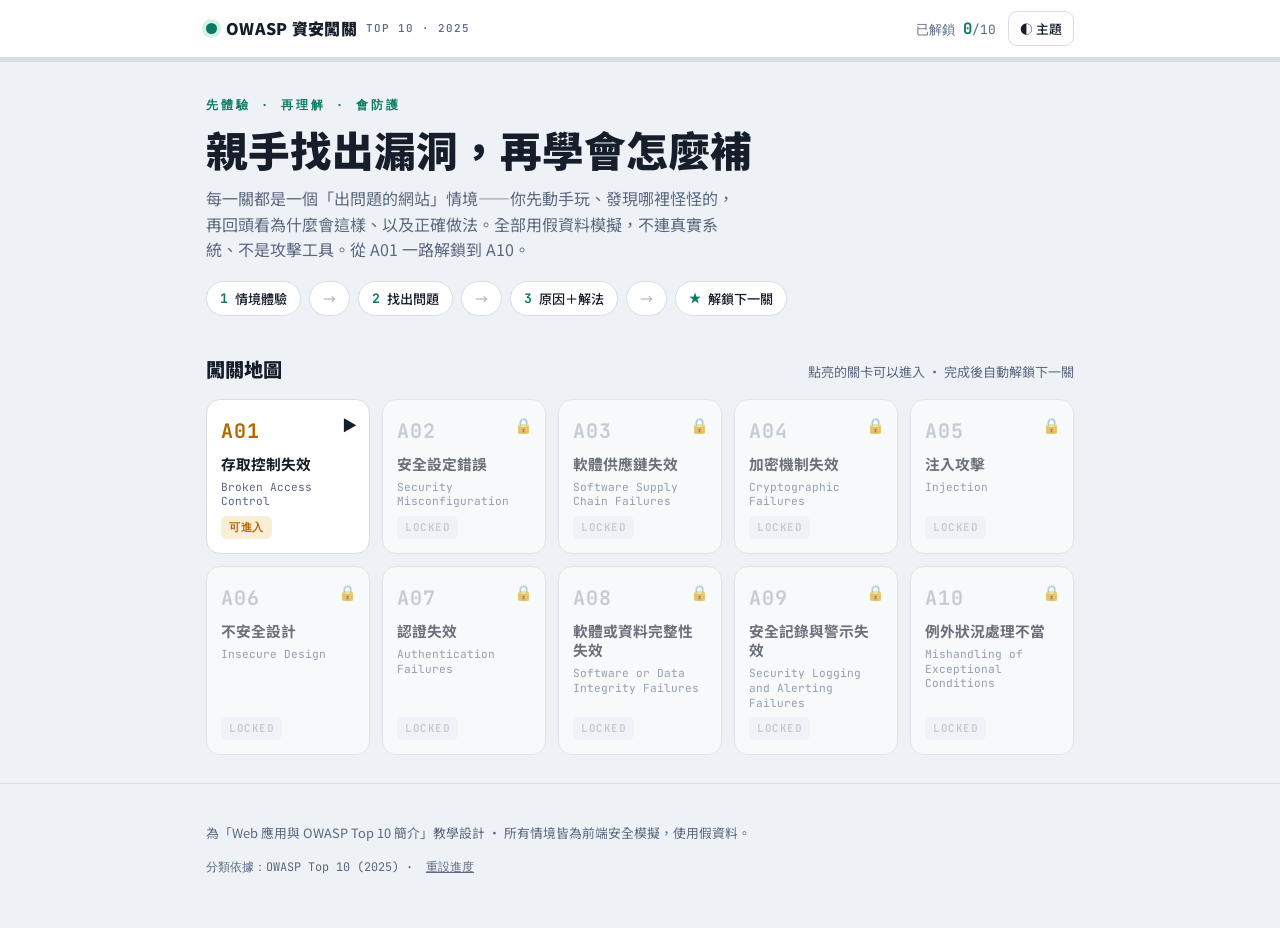
<file: index.html>
<!doctype html>
<html lang="zh-Hant">
<head>
<meta charset="utf-8">
<meta name="viewport" content="width=device-width, initial-scale=1, viewport-fit=cover">
<title>OWASP 資安闖關</title>
<link rel="preconnect" href="https://fonts.gstatic.com" crossorigin>
<link rel="stylesheet" href="https://fonts.googleapis.com/css2?family=Noto+Sans+TC:wght@400;500;700;900&family=JetBrains+Mono:wght@400;500;700&display=swap">
<link rel="stylesheet" href="style.css">
</head>
<body>
<header><div class="wrap"><div class="hbar"><a class="brand" href="index.html"><span class="dot"></span>OWASP 資安闖關<small>TOP 10 · 2025</small></a><div class="hspace"></div><div class="pbadge">已解鎖 <b id="pnum">0</b>/10</div><button class="ghost" id="themeBtn" aria-label="切換深淺色">◐ 主題</button></div></div><div class="ptrack"><div class="pfill" id="pfill"></div></div></header>
<main class="wrap">
  <section class="hero">
    <div class="eyebrow">先體驗 · 再理解 · 會防護</div>
    <h1>親手找出漏洞，再學會怎麼補</h1>
    <p>每一關都是一個「出問題的網站」情境——你先動手玩、發現哪裡怪怪的，再回頭看為什麼會這樣、以及正確做法。全部用假資料模擬，不連真實系統、不是攻擊工具。從 A01 一路解鎖到 A10。</p>
    <div class="flow">
      <span><i>1</i>情境體驗</span><span class="arrow">→</span>
      <span><i>2</i>找出問題</span><span class="arrow">→</span>
      <span><i>3</i>原因＋解法</span><span class="arrow">→</span>
      <span><i>★</i>解鎖下一關</span>
    </div>
  </section>

  <div class="maphead"><h2>闖關地圖</h2><div class="hint">點亮的關卡可以進入 · 完成後自動解鎖下一關</div></div>
  <div class="grid" id="grid"></div>

  <div class="final" id="final" hidden>
    <h2>★ 十關全破！</h2>
    <p>你已經親手走過 OWASP Top 10 的每一種風險。把這套「先踩雷、再理解、會防護」的流程帶回教室，就是最好的資安課。</p>
  </div>
</main>

<footer>
  <div class="wrap">
    <p>為「Web 應用與 OWASP Top 10 簡介」教學設計 · 所有情境皆為前端安全模擬，使用假資料。</p>
    <p class="mono" style="margin-top:8px">分類依據：OWASP Top 10 (2025) · <button class="reset" id="resetBtn">重設進度</button></p>
  </div>
</footer>

<script src="common.js"></script>
<script>
renderProgress(); initTheme();
var grid=document.getElementById('grid');
function build(){
  var done=OWASP.done(); grid.innerHTML='';
  LEVELS.forEach(function(lv,i){
    var unlocked=OWASP.isUnlocked(i), isdone=done.has(i);
    var st=isdone?'done':(unlocked?'open':'locked');
    var stat=isdone?'✓':(unlocked?'▶':'🔒');
    var pill=isdone?'已完成':(unlocked?'可進入':'LOCKED');
    var inner='<span class="stat">'+stat+'</span><span class="code">'+lv.code+'</span>'+
      '<span class="nm">'+lv.nm+'</span><span class="en">'+lv.en+'</span>'+
      '<span class="pill">'+pill+'</span>';
    var node;
    if(unlocked){ node=document.createElement('a'); node.href=lv.file; node.className='cell '+st; }
    else{ node=document.createElement('div'); node.className='cell '+st; }
    node.innerHTML=inner; grid.appendChild(node);
  });
  document.getElementById('final').hidden = done.size<10;
}
build();
document.getElementById('resetBtn').onclick=function(){ OWASP.reset(); renderProgress(); build(); window.scrollTo({top:0,behavior:'smooth'}); };
</script>
</body>
</html>
</file>
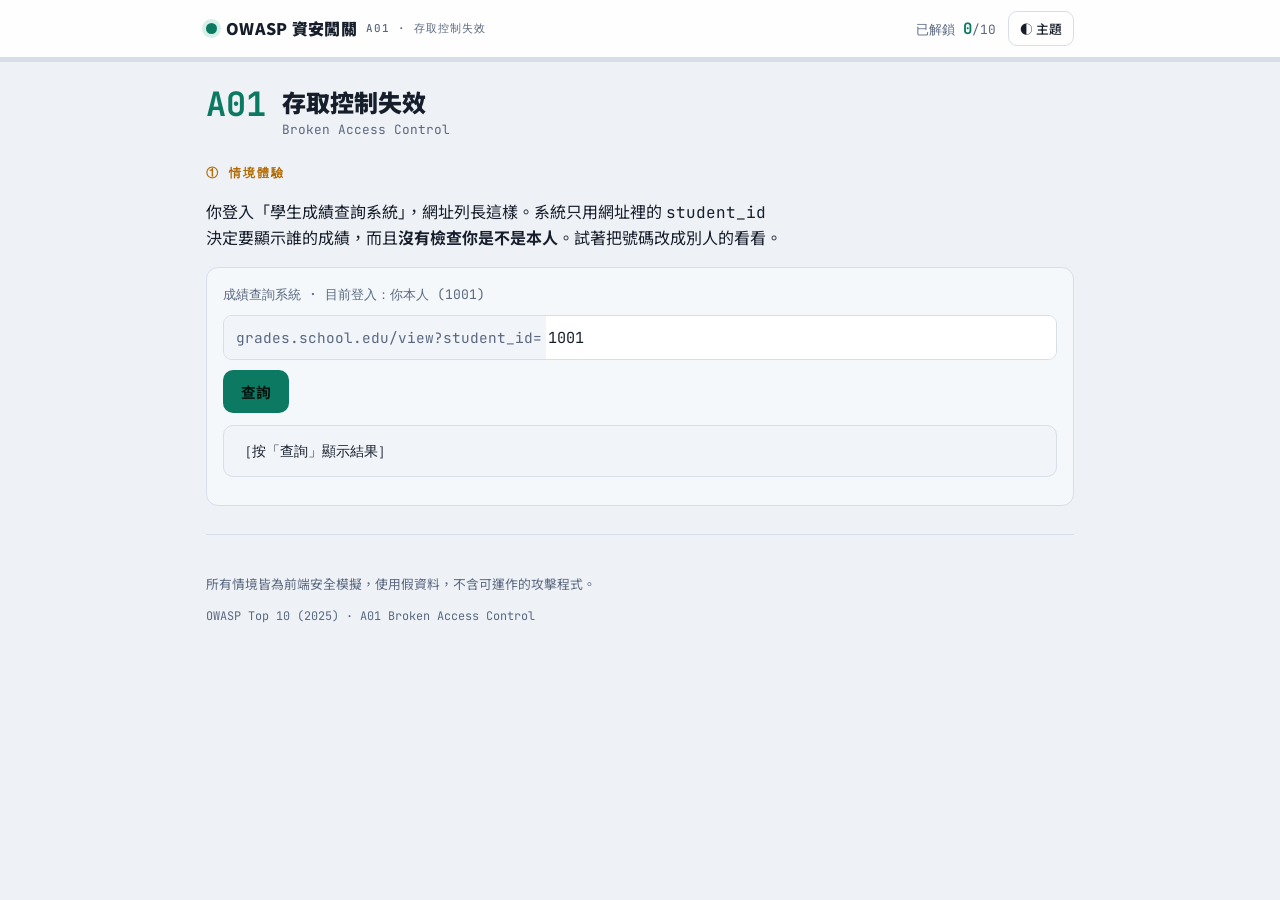
<file: a01.html>
<!doctype html>
<html lang="zh-Hant">
<head>
<meta charset="utf-8">
<meta name="viewport" content="width=device-width, initial-scale=1, viewport-fit=cover">
<title>A01 存取控制失效 · 資安闖關</title>
<link rel="preconnect" href="https://fonts.gstatic.com" crossorigin>
<link rel="stylesheet" href="https://fonts.googleapis.com/css2?family=Noto+Sans+TC:wght@400;500;700;900&family=JetBrains+Mono:wght@400;500;700&display=swap">
<link rel="stylesheet" href="style.css">
</head>
<body>
<header><div class="wrap"><div class="hbar"><a class="brand" href="index.html"><span class="dot"></span>OWASP 資安闖關<small>A01 · 存取控制失效</small></a><div class="hspace"></div><div class="pbadge">已解鎖 <b id="pnum">0</b>/10</div><button class="ghost" id="themeBtn" aria-label="切換深淺色">◐ 主題</button></div></div><div class="ptrack"><div class="pfill" id="pfill"></div></div></header>
<main class="wrap">
  <div class="levelhead">
    <div class="lc">A01</div>
    <div><div class="lt">存取控制失效</div><div class="le">Broken Access Control</div></div>
  </div>

  <div class="stepflag">① 情境體驗</div>
  <p class="lead">你登入「學生成績查詢系統」，網址列長這樣。系統只用網址裡的 <code>student_id</code> 決定要顯示誰的成績，而且<b>沒有檢查你是不是本人</b>。試著把號碼改成別人的看看。</p>
  <div class="card"><div id="sim"></div></div>

  <div class="found" id="found"><b>⚠ 找到問題了！</b> <span id="foundTxt"></span>
    <div class="unlocked-msg" id="umsg"></div></div>

  <section class="reveal" id="reveal" hidden>
    <div class="stepflag" style="color:var(--danger)">② 揭曉：原因與解法</div>
    <h3 class="sec-why"><span class="ic">!</span>為什麼會發生？</h3>
    <ul class="clean why"><li><span>系統只憑網址上的 id 就給資料，<b>沒有在後端確認「這個人有沒有權限看這筆」</b>。</span></li><li><span>把判斷權限的工作交給使用者（可改的網址、隱藏欄位），而不是伺服器自己。</span></li></ul>
    <h3 class="sec-fix"><span class="ic">✓</span>正確做法</h3>
    <ul class="clean"><li><span>每一次存取資料，都在伺服器端檢查：這個登入者是否有權看／改這筆。</span></li><li><span>用「預設拒絕」(deny by default)：沒明確授權就一律擋下。</span></li><li><span>不要用連號、可猜的 id 當唯一門禁；重要操作再驗證一次身分。</span></li></ul>
    <div class="teach"><h4>🎓 帶回教室</h4><p style="margin:0">可以帶學生看：很多外洩事件不是「被駭很厲害」，而是把網址數字改一下就看到別人的資料。權限要由系統把關，不是靠使用者乖乖不改網址。</p></div>
    <div class="pagenav">
      <a class="btn sec" href="index.html">← 回闖關地圖</a>
      <span class="sp"></span>
      <a class="btn" href="a02.html">前往下一關 A02 →</a>
    </div>
  </section>

  <footer>
    <p>所有情境皆為前端安全模擬，使用假資料，不含可運作的攻擊程式。</p>
    <p class="mono" style="margin-top:6px">OWASP Top 10 (2025) · A01 Broken Access Control</p>
  </footer>
</main>
<script src="common.js"></script>
<script>
renderProgress(); initTheme();
(function(){ var el=document.getElementById('sim');
el.innerHTML='<div class="note">成績查詢系統 · 目前登入：你本人 (1001)</div>'+
 '<div class="urlbar"><span class="pre">grades.school.edu/view?student_id=</span><input id="a1id" value="1001" inputmode="numeric"></div>'+
 '<button class="btn" id="a1go">查詢</button><div class="screen" id="a1out">［按「查詢」顯示結果］</div>';
var grades={1001:{n:"你本人",c:"三年二班",s:"數學 78 · 英文 82 · 國文 75"},1002:{n:"王小明",c:"三年二班",s:"數學 91 · 英文 88 · 國文 90"},1003:{n:"陳美華",c:"三年五班",s:"數學 64 · 英文 70 · 國文 85"}};
var out=document.getElementById('a1out');
document.getElementById('a1go').onclick=function(){
 var id=document.getElementById('a1id').value.trim(),g=grades[id];
 if(!g){out.textContent='查無此學號（試試 1002 或 1003）';return;}
 out.innerHTML='學號：'+id+'\n姓名：'+g.n+'\n班級：'+g.c+'\n成績：'+g.s;
 if(id!=='1001') markFound(0,'你用別人的學號 <code>'+id+'</code> 就看到了 <b>'+g.n+'</b> 的完整成績——系統從頭到尾沒檢查你是不是本人。');
}; })();
</script>
</body>
</html>
</file>
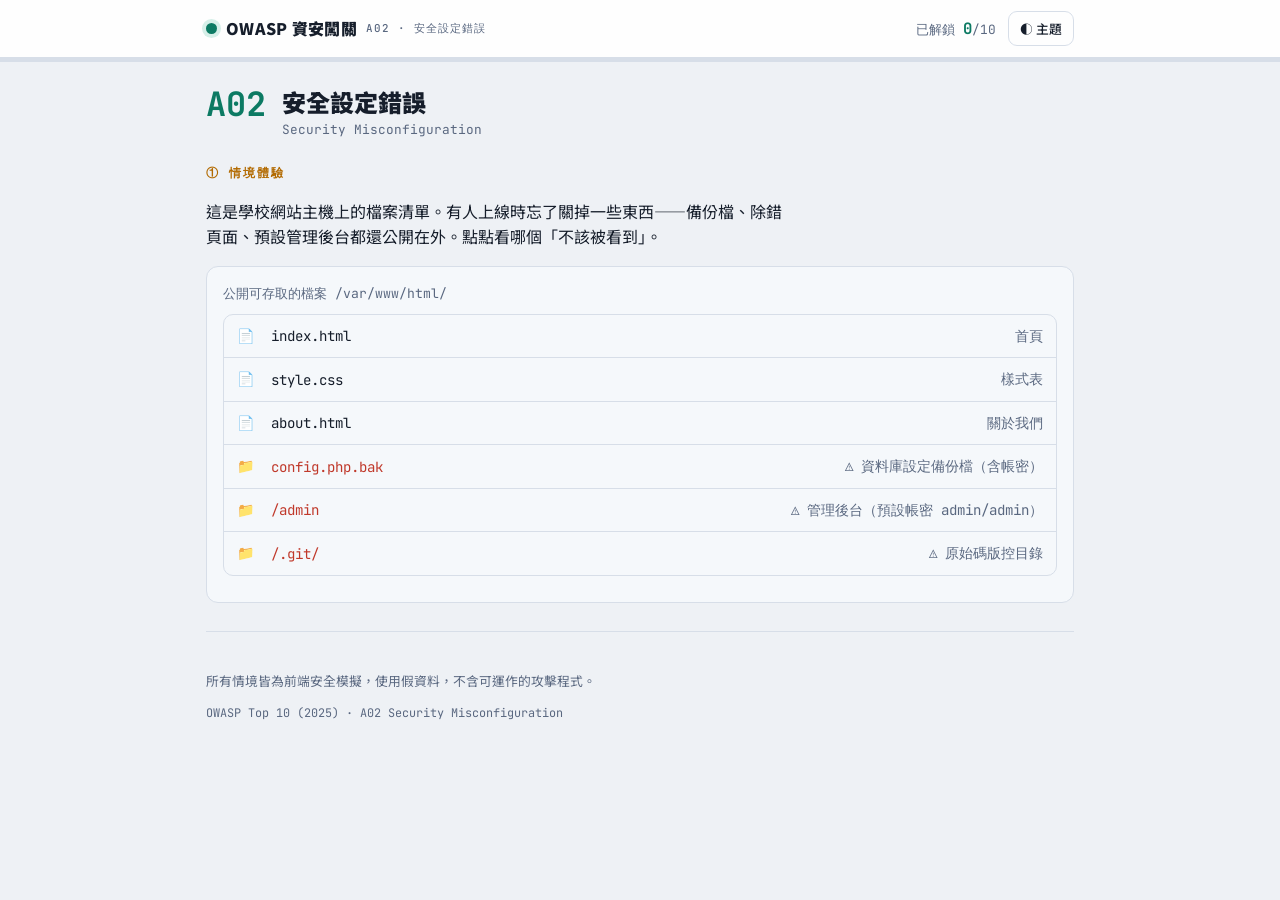
<file: a02.html>
<!doctype html>
<html lang="zh-Hant">
<head>
<meta charset="utf-8">
<meta name="viewport" content="width=device-width, initial-scale=1, viewport-fit=cover">
<title>A02 安全設定錯誤 · 資安闖關</title>
<link rel="preconnect" href="https://fonts.gstatic.com" crossorigin>
<link rel="stylesheet" href="https://fonts.googleapis.com/css2?family=Noto+Sans+TC:wght@400;500;700;900&family=JetBrains+Mono:wght@400;500;700&display=swap">
<link rel="stylesheet" href="style.css">
</head>
<body>
<header><div class="wrap"><div class="hbar"><a class="brand" href="index.html"><span class="dot"></span>OWASP 資安闖關<small>A02 · 安全設定錯誤</small></a><div class="hspace"></div><div class="pbadge">已解鎖 <b id="pnum">0</b>/10</div><button class="ghost" id="themeBtn" aria-label="切換深淺色">◐ 主題</button></div></div><div class="ptrack"><div class="pfill" id="pfill"></div></div></header>
<main class="wrap">
  <div class="levelhead">
    <div class="lc">A02</div>
    <div><div class="lt">安全設定錯誤</div><div class="le">Security Misconfiguration</div></div>
  </div>

  <div class="stepflag">① 情境體驗</div>
  <p class="lead">這是學校網站主機上的檔案清單。有人上線時忘了關掉一些東西——備份檔、除錯頁面、預設管理後台都還公開在外。點點看哪個「不該被看到」。</p>
  <div class="card"><div id="sim"></div></div>

  <div class="found" id="found"><b>⚠ 找到問題了！</b> <span id="foundTxt"></span>
    <div class="unlocked-msg" id="umsg"></div></div>

  <section class="reveal" id="reveal" hidden>
    <div class="stepflag" style="color:var(--danger)">② 揭曉：原因與解法</div>
    <h3 class="sec-why"><span class="ic">!</span>為什麼會發生？</h3>
    <ul class="clean why"><li><span>上線時沒把開發用的東西關掉：除錯模式、預設帳密、備份檔、目錄列表全曝光。</span></li><li><span>設定散落各處、沒有一致的安全基準，漏掉一兩個就出事。</span></li></ul>
    <h3 class="sec-fix"><span class="ic">✓</span>正確做法</h3>
    <ul class="clean"><li><span>上線前用檢查清單：關閉除錯、移除預設帳號、擋掉 .bak／.git／備份檔。</span></li><li><span>所有環境（開發、測試、正式）用同一套安全設定樣板。</span></li><li><span>只開必要的功能與連接埠，其餘預設關閉。</span></li></ul>
    <div class="teach"><h4>🎓 帶回教室</h4><p style="margin:0">資安不一定是高深攻擊，常常是「忘了關門」。帶學生想想：家裡裝了防盜門，但窗戶開著也沒用——設定要全面。</p></div>
    <div class="pagenav">
      <a class="btn sec" href="index.html">← 回闖關地圖</a>
      <span class="sp"></span>
      <a class="btn" href="a03.html">前往下一關 A03 →</a>
    </div>
  </section>

  <footer>
    <p>所有情境皆為前端安全模擬，使用假資料，不含可運作的攻擊程式。</p>
    <p class="mono" style="margin-top:6px">OWASP Top 10 (2025) · A02 Security Misconfiguration</p>
  </footer>
</main>
<script src="common.js"></script>
<script>
renderProgress(); initTheme();
(function(){ var el=document.getElementById('sim');
el.innerHTML='<div class="note">公開可存取的檔案 /var/www/html/</div><ul class="filelist" id="a2list"></ul><div class="screen" id="a2out" style="display:none"></div>';
var files=[["index.html","首頁",0],["style.css","樣式表",0],["about.html","關於我們",0],["config.php.bak","⚠ 資料庫設定備份檔（含帳密）",1],["/admin","⚠ 管理後台（預設帳密 admin/admin）",1],["/.git/","⚠ 原始碼版控目錄",1]];
var list=document.getElementById('a2list'),out=document.getElementById('a2out');
files.forEach(function(f){var li=document.createElement('li');if(f[2])li.className='danger-row';
 li.innerHTML='<span class="fi">'+(f[2]?'📁':'📄')+'</span><button>'+f[0]+'</button><span class="fi">'+f[1]+'</span>';
 li.querySelector('button').onclick=function(){out.style.display='block';
  if(f[2]){out.innerHTML='開啟 '+f[0]+' ...\n<span class="leak">成功存取！這個檔案不該公開。</span>\n其中含有：DB_USER=root  DB_PASS=P@ssw0rd123';
   markFound(1,'你打開了 <code>'+f[0]+'</code>——這種備份檔／後台／版控目錄<b>根本不該對外公開</b>，裡面常藏著帳號密碼。');}
  else{out.textContent='開啟 '+f[0]+' ... 這是正常的公開網頁內容，沒問題。';}};
 list.appendChild(li);}); })();
</script>
</body>
</html>
</file>
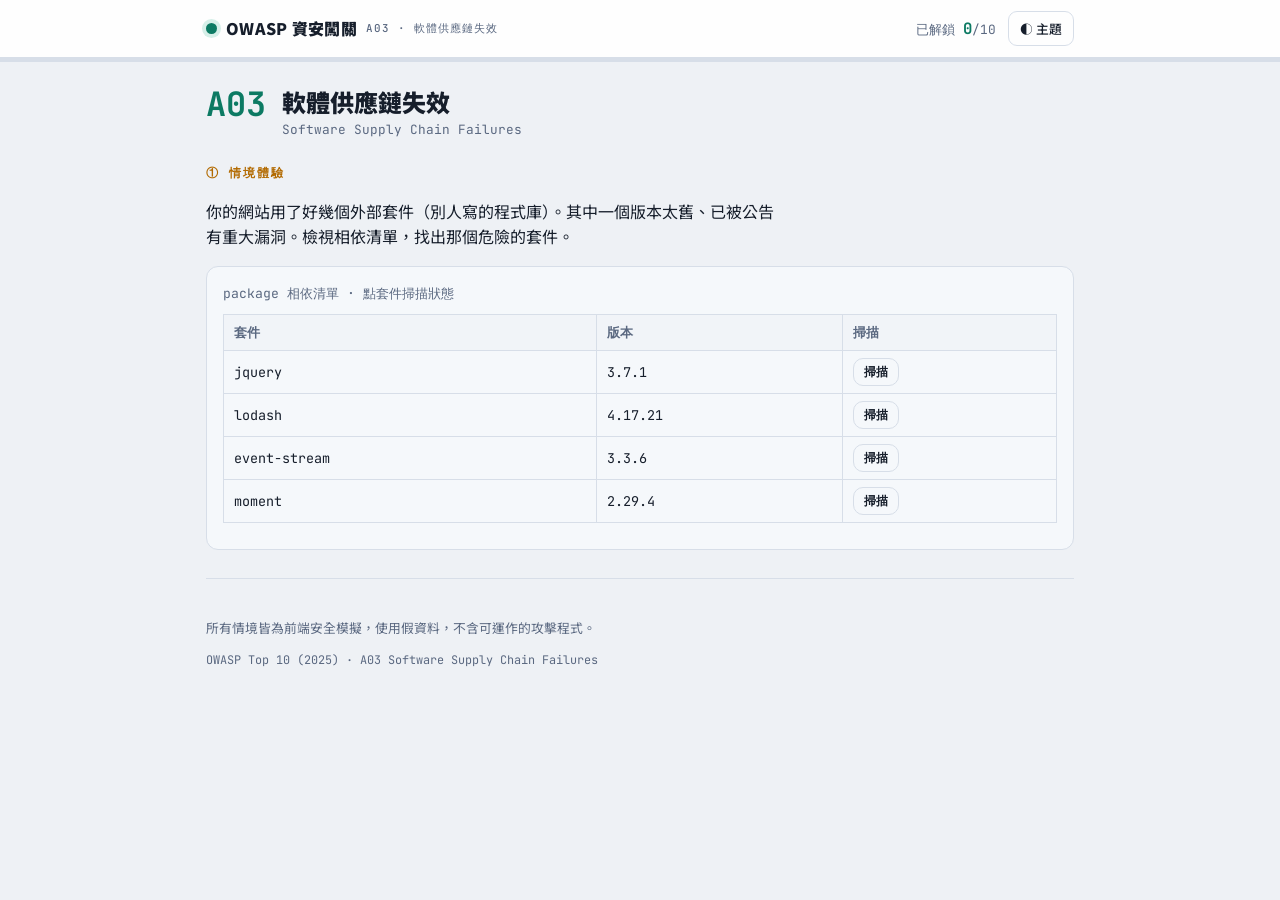
<file: a03.html>
<!doctype html>
<html lang="zh-Hant">
<head>
<meta charset="utf-8">
<meta name="viewport" content="width=device-width, initial-scale=1, viewport-fit=cover">
<title>A03 軟體供應鏈失效 · 資安闖關</title>
<link rel="preconnect" href="https://fonts.gstatic.com" crossorigin>
<link rel="stylesheet" href="https://fonts.googleapis.com/css2?family=Noto+Sans+TC:wght@400;500;700;900&family=JetBrains+Mono:wght@400;500;700&display=swap">
<link rel="stylesheet" href="style.css">
</head>
<body>
<header><div class="wrap"><div class="hbar"><a class="brand" href="index.html"><span class="dot"></span>OWASP 資安闖關<small>A03 · 軟體供應鏈失效</small></a><div class="hspace"></div><div class="pbadge">已解鎖 <b id="pnum">0</b>/10</div><button class="ghost" id="themeBtn" aria-label="切換深淺色">◐ 主題</button></div></div><div class="ptrack"><div class="pfill" id="pfill"></div></div></header>
<main class="wrap">
  <div class="levelhead">
    <div class="lc">A03</div>
    <div><div class="lt">軟體供應鏈失效</div><div class="le">Software Supply Chain Failures</div></div>
  </div>

  <div class="stepflag">① 情境體驗</div>
  <p class="lead">你的網站用了好幾個外部套件（別人寫的程式庫）。其中一個版本太舊、已被公告有重大漏洞。檢視相依清單，找出那個危險的套件。</p>
  <div class="card"><div id="sim"></div></div>

  <div class="found" id="found"><b>⚠ 找到問題了！</b> <span id="foundTxt"></span>
    <div class="unlocked-msg" id="umsg"></div></div>

  <section class="reveal" id="reveal" hidden>
    <div class="stepflag" style="color:var(--danger)">② 揭曉：原因與解法</div>
    <h3 class="sec-why"><span class="ic">!</span>為什麼會發生？</h3>
    <ul class="clean why"><li><span>現代網站大量依賴外部套件，一個套件有漏洞，你的網站就跟著有。</span></li><li><span>沒有清點自己用了哪些套件、版本多舊，也沒在它被公告漏洞時更新。</span></li></ul>
    <h3 class="sec-fix"><span class="ic">✓</span>正確做法</h3>
    <ul class="clean"><li><span>列出軟體清單 (SBOM)：知道自己用了什麼、哪個版本。</span></li><li><span>定期用工具掃描相依套件的已知漏洞並更新。</span></li><li><span>只從官方來源取得套件，並驗證完整性 (如 SRI、簽章)。</span></li></ul>
    <div class="teach"><h4>🎓 帶回教室</h4><p style="margin:0">用蓋房子比喻：你買現成的門窗很方便，但如果某批門鎖被公告有瑕疵，你得知道自己家裝的是不是那一批，並換掉。</p></div>
    <div class="pagenav">
      <a class="btn sec" href="index.html">← 回闖關地圖</a>
      <span class="sp"></span>
      <a class="btn" href="a04.html">前往下一關 A04 →</a>
    </div>
  </section>

  <footer>
    <p>所有情境皆為前端安全模擬，使用假資料，不含可運作的攻擊程式。</p>
    <p class="mono" style="margin-top:6px">OWASP Top 10 (2025) · A03 Software Supply Chain Failures</p>
  </footer>
</main>
<script src="common.js"></script>
<script>
renderProgress(); initTheme();
(function(){ var el=document.getElementById('sim');
el.innerHTML='<div class="note">package 相依清單 · 點套件掃描狀態</div><table class="tbl"><thead><tr><th>套件</th><th>版本</th><th>掃描</th></tr></thead><tbody id="a3b"></tbody></table><div class="screen" id="a3o" style="display:none"></div>';
var deps=[["jquery","3.7.1","最新",0],["lodash","4.17.21","最新",0],["event-stream","3.3.6","⚠ 已知遭植入惡意程式 (CVE)",1],["moment","2.29.4","可用",0]];
var tb=document.getElementById('a3b'),o=document.getElementById('a3o');
deps.forEach(function(d){var tr=document.createElement('tr');
 tr.innerHTML='<td>'+d[0]+'</td><td>'+d[1]+'</td><td><button class="btn sec" style="padding:4px 10px;font-size:.78rem">掃描</button></td>';
 tr.querySelector('button').onclick=function(){o.style.display='block';
  if(d[3]){o.innerHTML='掃描 '+d[0]+'@'+d[1]+' ...\n<span class="leak">⚠ 發現高風險漏洞：'+d[2]+'</span>\n這個套件被安裝後，你的網站也連帶中招。';
   markFound(2,'<code>'+d[0]+'@'+d[1]+'</code> 有已公告的重大漏洞——<b>你沒寫錯任何一行程式，卻因為用了它而不安全</b>。');}
  else{o.textContent='掃描 '+d[0]+'@'+d[1]+' ... 狀態：'+d[2]+'，無已知高風險漏洞。';}};
 tb.appendChild(tr);}); })();
</script>
</body>
</html>
</file>
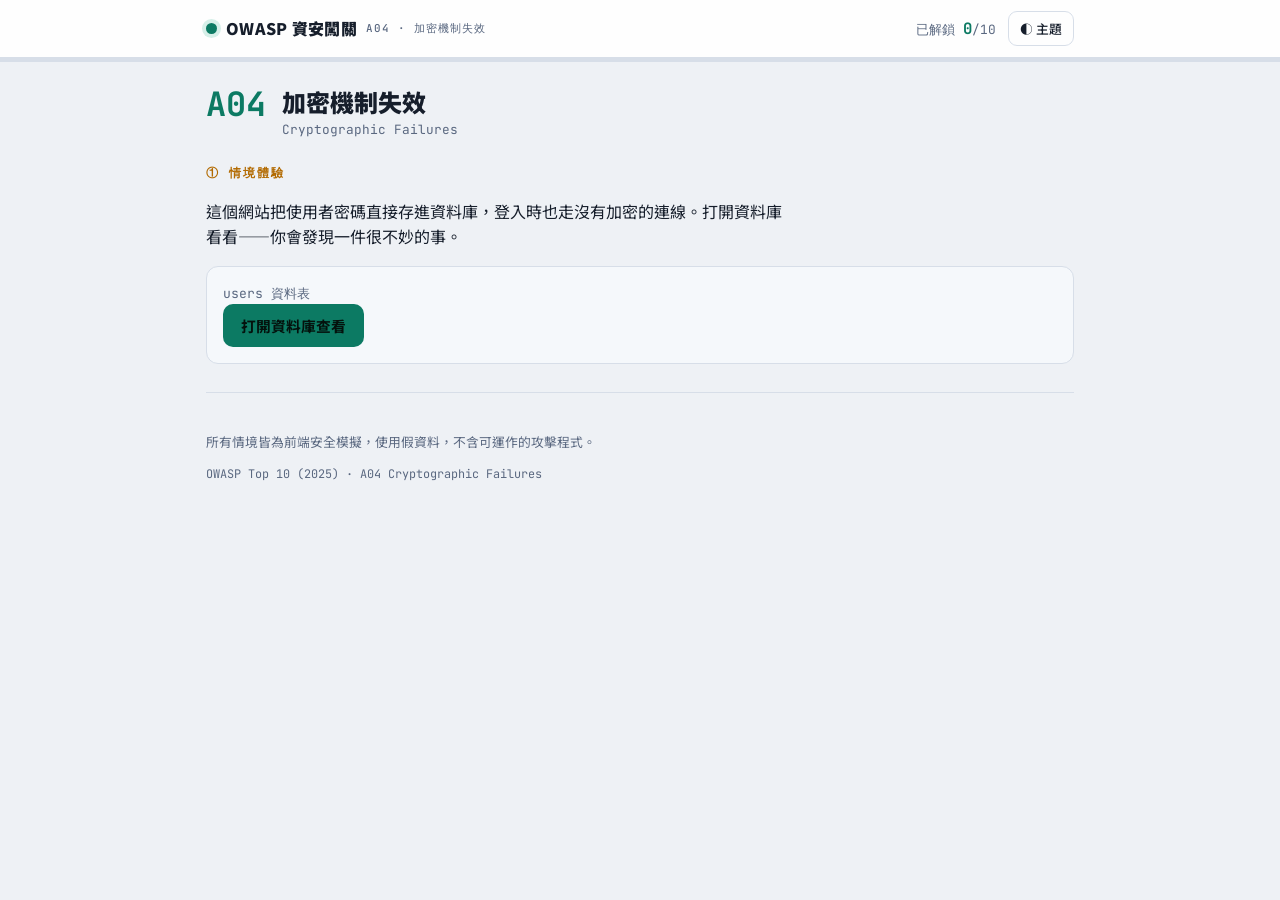
<file: a04.html>
<!doctype html>
<html lang="zh-Hant">
<head>
<meta charset="utf-8">
<meta name="viewport" content="width=device-width, initial-scale=1, viewport-fit=cover">
<title>A04 加密機制失效 · 資安闖關</title>
<link rel="preconnect" href="https://fonts.gstatic.com" crossorigin>
<link rel="stylesheet" href="https://fonts.googleapis.com/css2?family=Noto+Sans+TC:wght@400;500;700;900&family=JetBrains+Mono:wght@400;500;700&display=swap">
<link rel="stylesheet" href="style.css">
</head>
<body>
<header><div class="wrap"><div class="hbar"><a class="brand" href="index.html"><span class="dot"></span>OWASP 資安闖關<small>A04 · 加密機制失效</small></a><div class="hspace"></div><div class="pbadge">已解鎖 <b id="pnum">0</b>/10</div><button class="ghost" id="themeBtn" aria-label="切換深淺色">◐ 主題</button></div></div><div class="ptrack"><div class="pfill" id="pfill"></div></div></header>
<main class="wrap">
  <div class="levelhead">
    <div class="lc">A04</div>
    <div><div class="lt">加密機制失效</div><div class="le">Cryptographic Failures</div></div>
  </div>

  <div class="stepflag">① 情境體驗</div>
  <p class="lead">這個網站把使用者密碼直接存進資料庫，登入時也走沒有加密的連線。打開資料庫看看——你會發現一件很不妙的事。</p>
  <div class="card"><div id="sim"></div></div>

  <div class="found" id="found"><b>⚠ 找到問題了！</b> <span id="foundTxt"></span>
    <div class="unlocked-msg" id="umsg"></div></div>

  <section class="reveal" id="reveal" hidden>
    <div class="stepflag" style="color:var(--danger)">② 揭曉：原因與解法</div>
    <h3 class="sec-why"><span class="ic">!</span>為什麼會發生？</h3>
    <ul class="clean why"><li><span>密碼用明文存，資料庫一旦外洩，所有人的密碼直接被看光。</span></li><li><span>連線沒加密 (HTTP)，傳輸途中帳密會被攔截。</span></li></ul>
    <h3 class="sec-fix"><span class="ic">✓</span>正確做法</h3>
    <ul class="clean"><li><span>密碼絕不存明文：用專門的雜湊 (如 bcrypt／Argon2) 加鹽保存。</span></li><li><span>全站強制 HTTPS，敏感資料傳輸一律加密。</span></li><li><span>只蒐集必要的敏感資料，能不存就不存。</span></li></ul>
    <div class="teach"><h4>🎓 帶回教室</h4><p style="margin:0">問學生：如果補習班把所有人的密碼寫在一張紙上鎖抽屜，抽屜被偷走會怎樣？正確做法是連老師自己都看不到原始密碼。</p></div>
    <div class="pagenav">
      <a class="btn sec" href="index.html">← 回闖關地圖</a>
      <span class="sp"></span>
      <a class="btn" href="a05.html">前往下一關 A05 →</a>
    </div>
  </section>

  <footer>
    <p>所有情境皆為前端安全模擬，使用假資料，不含可運作的攻擊程式。</p>
    <p class="mono" style="margin-top:6px">OWASP Top 10 (2025) · A04 Cryptographic Failures</p>
  </footer>
</main>
<script src="common.js"></script>
<script>
renderProgress(); initTheme();
(function(){ var el=document.getElementById('sim');
el.innerHTML='<div class="note">users 資料表</div><button class="btn" id="a4btn">打開資料庫查看</button>'+
 '<table class="tbl" id="a4t" style="display:none"><thead><tr><th>帳號</th><th>密碼（資料庫實際存的）</th></tr></thead><tbody>'+
 '<tr><td>teacher_lin</td><td class="leak">Spring2024!</td></tr><tr><td>student_wang</td><td class="leak">iloveyou</td></tr><tr><td>admin</td><td class="leak">admin123</td></tr></tbody></table>'+
 '<div class="note" id="a4n" style="display:none;margin-top:10px">連線協定：<span class="leak">http://（未加密）</span></div>';
document.getElementById('a4btn').onclick=function(){
 document.getElementById('a4t').style.display='table';document.getElementById('a4n').style.display='block';
 markFound(3,'資料庫裡的密碼<b>全是明文</b>，一眼就能讀。只要資料庫外洩，所有人的密碼立刻被看光；連線還走沒加密的 HTTP。');}; })();
</script>
</body>
</html>
</file>
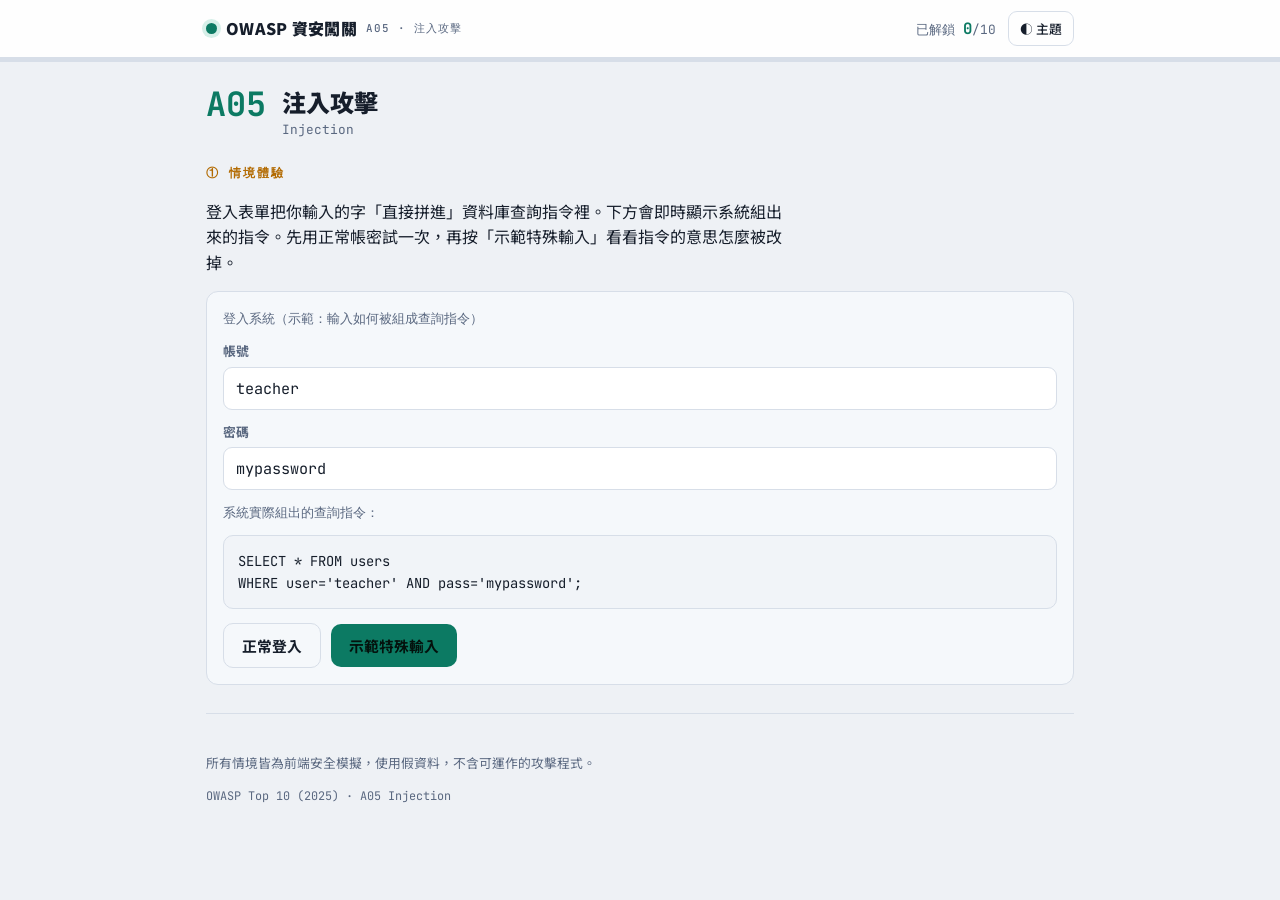
<file: a05.html>
<!doctype html>
<html lang="zh-Hant">
<head>
<meta charset="utf-8">
<meta name="viewport" content="width=device-width, initial-scale=1, viewport-fit=cover">
<title>A05 注入攻擊 · 資安闖關</title>
<link rel="preconnect" href="https://fonts.gstatic.com" crossorigin>
<link rel="stylesheet" href="https://fonts.googleapis.com/css2?family=Noto+Sans+TC:wght@400;500;700;900&family=JetBrains+Mono:wght@400;500;700&display=swap">
<link rel="stylesheet" href="style.css">
</head>
<body>
<header><div class="wrap"><div class="hbar"><a class="brand" href="index.html"><span class="dot"></span>OWASP 資安闖關<small>A05 · 注入攻擊</small></a><div class="hspace"></div><div class="pbadge">已解鎖 <b id="pnum">0</b>/10</div><button class="ghost" id="themeBtn" aria-label="切換深淺色">◐ 主題</button></div></div><div class="ptrack"><div class="pfill" id="pfill"></div></div></header>
<main class="wrap">
  <div class="levelhead">
    <div class="lc">A05</div>
    <div><div class="lt">注入攻擊</div><div class="le">Injection</div></div>
  </div>

  <div class="stepflag">① 情境體驗</div>
  <p class="lead">登入表單把你輸入的字「直接拼進」資料庫查詢指令裡。下方會即時顯示系統組出來的指令。先用正常帳密試一次，再按「示範特殊輸入」看看指令的意思怎麼被改掉。</p>
  <div class="card"><div id="sim"></div></div>

  <div class="found" id="found"><b>⚠ 找到問題了！</b> <span id="foundTxt"></span>
    <div class="unlocked-msg" id="umsg"></div></div>

  <section class="reveal" id="reveal" hidden>
    <div class="stepflag" style="color:var(--danger)">② 揭曉：原因與解法</div>
    <h3 class="sec-why"><span class="ic">!</span>為什麼會發生？</h3>
    <ul class="clean why"><li><span>把使用者輸入「直接拼接」進查詢指令，輸入的資料被當成「指令」執行。</span></li><li><span>系統沒有分清楚哪些是「資料」、哪些是「命令」。</span></li></ul>
    <h3 class="sec-fix"><span class="ic">✓</span>正確做法</h3>
    <ul class="clean"><li><span>用參數化查詢 (Prepared Statement)：輸入永遠當資料，不會變成指令。</span></li><li><span>對輸入做驗證與過濾，採白名單。</span></li><li><span>資料庫帳號只給必要權限，降低萬一被注入的損害。</span></li></ul>
    <div class="teach"><h4>🎓 帶回教室</h4><p style="margin:0">核心觀念是「資料」與「命令」要分開。這一關最適合讓學生看到：同樣一句輸入，拼接 vs 參數化，結果天差地遠。</p></div>
    <div class="pagenav">
      <a class="btn sec" href="index.html">← 回闖關地圖</a>
      <span class="sp"></span>
      <a class="btn" href="a06.html">前往下一關 A06 →</a>
    </div>
  </section>

  <footer>
    <p>所有情境皆為前端安全模擬，使用假資料，不含可運作的攻擊程式。</p>
    <p class="mono" style="margin-top:6px">OWASP Top 10 (2025) · A05 Injection</p>
  </footer>
</main>
<script src="common.js"></script>
<script>
renderProgress(); initTheme();
(function(){ var el=document.getElementById('sim');
el.innerHTML='<div class="note">登入系統（示範：輸入如何被組成查詢指令）</div>'+
 '<label class="fld">帳號</label><input id="a5u" value="teacher"><label class="fld">密碼</label><input id="a5p" value="mypassword">'+
 '<div class="note" style="margin-top:12px">系統實際組出的查詢指令：</div><div class="screen" id="a5q"></div>'+
 '<div class="btnrow"><button class="btn sec" id="a5normal">正常登入</button><button class="btn" id="a5demo">示範特殊輸入</button></div>'+
 '<div class="screen" id="a5r" style="display:none"></div>';
var u=document.getElementById('a5u'),p=document.getElementById('a5p'),q=document.getElementById('a5q'),r=document.getElementById('a5r');
function refresh(){q.textContent="SELECT * FROM users\nWHERE user='"+u.value+"' AND pass='"+p.value+"';";}
u.oninput=refresh;p.oninput=refresh;refresh();
document.getElementById('a5normal').onclick=function(){refresh();r.style.display='block';r.innerHTML='執行中... 比對 user 與 pass → 需帳密正確才登入。這是預期行為。';};
document.getElementById('a5demo').onclick=function(){
 u.value="teacher' --";p.value="（任意）";refresh();r.style.display='block';
 r.innerHTML='執行中...\n<span class="leak">注意：輸入裡的符號被當成「指令」而非「資料」，\n密碼比對那段被 -- 變成註解整句失效，驗證形同被繞過。</span>';
 markFound(4,'看到了嗎？你輸入的字<b>被當成指令的一部分執行</b>，而不是單純的資料——這就是注入。關鍵是：資料和命令必須分開（參數化查詢）。');}; })();
</script>
</body>
</html>
</file>
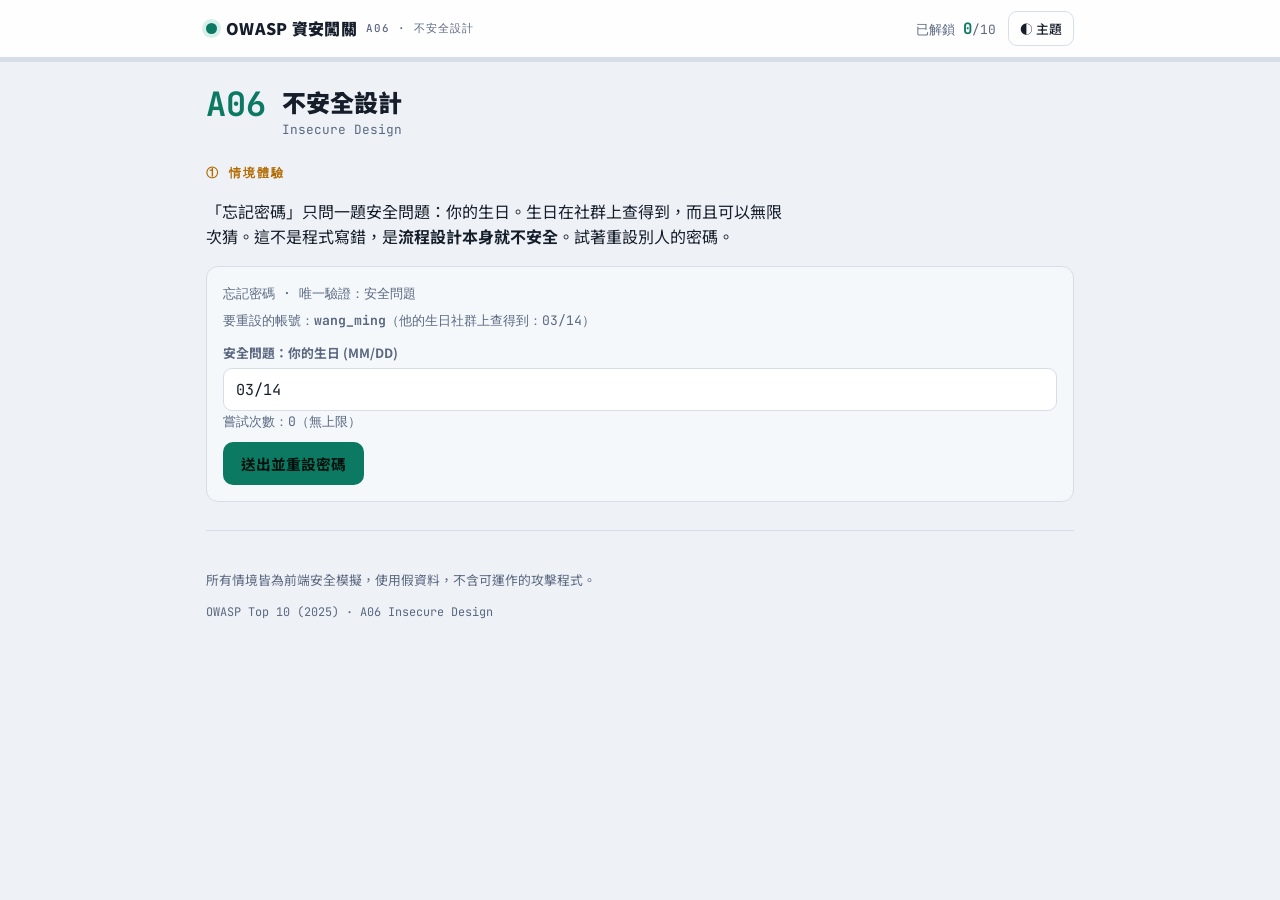
<file: a06.html>
<!doctype html>
<html lang="zh-Hant">
<head>
<meta charset="utf-8">
<meta name="viewport" content="width=device-width, initial-scale=1, viewport-fit=cover">
<title>A06 不安全設計 · 資安闖關</title>
<link rel="preconnect" href="https://fonts.gstatic.com" crossorigin>
<link rel="stylesheet" href="https://fonts.googleapis.com/css2?family=Noto+Sans+TC:wght@400;500;700;900&family=JetBrains+Mono:wght@400;500;700&display=swap">
<link rel="stylesheet" href="style.css">
</head>
<body>
<header><div class="wrap"><div class="hbar"><a class="brand" href="index.html"><span class="dot"></span>OWASP 資安闖關<small>A06 · 不安全設計</small></a><div class="hspace"></div><div class="pbadge">已解鎖 <b id="pnum">0</b>/10</div><button class="ghost" id="themeBtn" aria-label="切換深淺色">◐ 主題</button></div></div><div class="ptrack"><div class="pfill" id="pfill"></div></div></header>
<main class="wrap">
  <div class="levelhead">
    <div class="lc">A06</div>
    <div><div class="lt">不安全設計</div><div class="le">Insecure Design</div></div>
  </div>

  <div class="stepflag">① 情境體驗</div>
  <p class="lead">「忘記密碼」只問一題安全問題：你的生日。生日在社群上查得到，而且可以無限次猜。這不是程式寫錯，是<b>流程設計本身就不安全</b>。試著重設別人的密碼。</p>
  <div class="card"><div id="sim"></div></div>

  <div class="found" id="found"><b>⚠ 找到問題了！</b> <span id="foundTxt"></span>
    <div class="unlocked-msg" id="umsg"></div></div>

  <section class="reveal" id="reveal" hidden>
    <div class="stepflag" style="color:var(--danger)">② 揭曉：原因與解法</div>
    <h3 class="sec-why"><span class="ic">!</span>為什麼會發生？</h3>
    <ul class="clean why"><li><span>問題出在<b>流程怎麼設計</b>，不是某行程式寫錯——可公開查到的安全問題、無限次嘗試。</span></li><li><span>設計時沒有先想「壞人會怎麼濫用這個功能」。</span></li></ul>
    <h3 class="sec-fix"><span class="ic">✓</span>正確做法</h3>
    <ul class="clean"><li><span>設計階段就做威脅塑模：想清楚誰會濫用、怎麼濫用。</span></li><li><span>重要流程加防濫用機制：次數限制、多重驗證、人工確認。</span></li><li><span>用安全的設計樣式，不要重新發明驗證流程。</span></li></ul>
    <div class="teach"><h4>🎓 帶回教室</h4><p style="margin:0">讓學生區分：有些漏洞是『蓋歪了』(寫錯)，有些是『設計圖就有問題』(流程不安全)。後者再怎麼仔細寫程式也補不起來。</p></div>
    <div class="pagenav">
      <a class="btn sec" href="index.html">← 回闖關地圖</a>
      <span class="sp"></span>
      <a class="btn" href="a07.html">前往下一關 A07 →</a>
    </div>
  </section>

  <footer>
    <p>所有情境皆為前端安全模擬，使用假資料，不含可運作的攻擊程式。</p>
    <p class="mono" style="margin-top:6px">OWASP Top 10 (2025) · A06 Insecure Design</p>
  </footer>
</main>
<script src="common.js"></script>
<script>
renderProgress(); initTheme();
(function(){ var el=document.getElementById('sim');
el.innerHTML='<div class="note">忘記密碼 · 唯一驗證：安全問題</div>'+
 '<div class="note" style="margin:6px 0">要重設的帳號：<b>wang_ming</b>（他的生日社群上查得到：03/14）</div>'+
 '<label class="fld">安全問題：你的生日 (MM/DD)</label><input id="a6a" value="03/14">'+
 '<div class="note">嘗試次數：<span id="a6c">0</span>（無上限）</div>'+
 '<button class="btn" id="a6go" style="margin-top:10px">送出並重設密碼</button><div class="screen" id="a6o" style="display:none"></div>';
var c=0;
document.getElementById('a6go').onclick=function(){c++;document.getElementById('a6c').textContent=c;
 var o=document.getElementById('a6o');o.style.display='block';
 if(document.getElementById('a6a').value.trim()==='03/14'){
  o.innerHTML='<span class="leak">驗證通過！你已重設 wang_ming 的密碼。</span>\n你不是本人，只靠一個查得到的生日就奪取了帳號。';
  markFound(5,'你只用一個<b>公開查得到的生日</b>、而且可以無限次猜，就接管了別人的帳號——問題在流程設計，不是程式打錯字。');}
 else{o.textContent='生日不對，再試一次（反正沒有次數限制…）';}}; })();
</script>
</body>
</html>
</file>
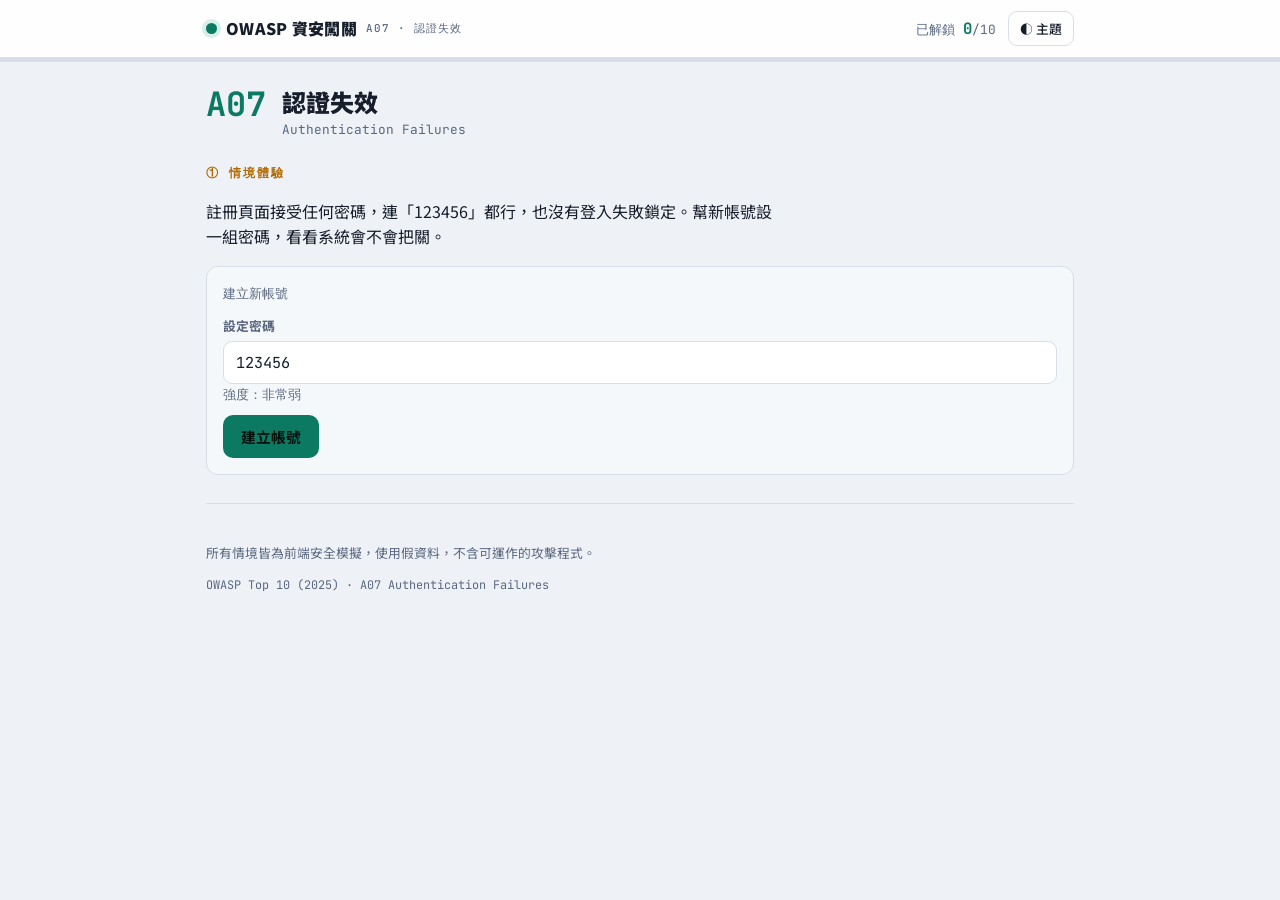
<file: a07.html>
<!doctype html>
<html lang="zh-Hant">
<head>
<meta charset="utf-8">
<meta name="viewport" content="width=device-width, initial-scale=1, viewport-fit=cover">
<title>A07 認證失效 · 資安闖關</title>
<link rel="preconnect" href="https://fonts.gstatic.com" crossorigin>
<link rel="stylesheet" href="https://fonts.googleapis.com/css2?family=Noto+Sans+TC:wght@400;500;700;900&family=JetBrains+Mono:wght@400;500;700&display=swap">
<link rel="stylesheet" href="style.css">
</head>
<body>
<header><div class="wrap"><div class="hbar"><a class="brand" href="index.html"><span class="dot"></span>OWASP 資安闖關<small>A07 · 認證失效</small></a><div class="hspace"></div><div class="pbadge">已解鎖 <b id="pnum">0</b>/10</div><button class="ghost" id="themeBtn" aria-label="切換深淺色">◐ 主題</button></div></div><div class="ptrack"><div class="pfill" id="pfill"></div></div></header>
<main class="wrap">
  <div class="levelhead">
    <div class="lc">A07</div>
    <div><div class="lt">認證失效</div><div class="le">Authentication Failures</div></div>
  </div>

  <div class="stepflag">① 情境體驗</div>
  <p class="lead">註冊頁面接受任何密碼，連「123456」都行，也沒有登入失敗鎖定。幫新帳號設一組密碼，看看系統會不會把關。</p>
  <div class="card"><div id="sim"></div></div>

  <div class="found" id="found"><b>⚠ 找到問題了！</b> <span id="foundTxt"></span>
    <div class="unlocked-msg" id="umsg"></div></div>

  <section class="reveal" id="reveal" hidden>
    <div class="stepflag" style="color:var(--danger)">② 揭曉：原因與解法</div>
    <h3 class="sec-why"><span class="ic">!</span>為什麼會發生？</h3>
    <ul class="clean why"><li><span>允許弱密碼、沒有登入失敗鎖定，帳號很容易被猜中或暴力破解。</span></li><li><span>登入／工作階段管理不嚴謹 (如 session 不會過期)。</span></li></ul>
    <h3 class="sec-fix"><span class="ic">✓</span>正確做法</h3>
    <ul class="clean"><li><span>要求強密碼並比對外洩密碼清單；鼓勵使用密碼管理器。</span></li><li><span>開啟多因素驗證 (MFA)；登入連續失敗就鎖定或延遲。</span></li><li><span>工作階段要有時效、登出要真的失效。</span></li></ul>
    <div class="teach"><h4>🎓 帶回教室</h4><p style="margin:0">帶學生實測自己的密碼強度、認識 MFA。重點：密碼是『你是你』的證明，太弱等於門沒鎖。</p></div>
    <div class="pagenav">
      <a class="btn sec" href="index.html">← 回闖關地圖</a>
      <span class="sp"></span>
      <a class="btn" href="a08.html">前往下一關 A08 →</a>
    </div>
  </section>

  <footer>
    <p>所有情境皆為前端安全模擬，使用假資料，不含可運作的攻擊程式。</p>
    <p class="mono" style="margin-top:6px">OWASP Top 10 (2025) · A07 Authentication Failures</p>
  </footer>
</main>
<script src="common.js"></script>
<script>
renderProgress(); initTheme();
(function(){ var el=document.getElementById('sim');
el.innerHTML='<div class="note">建立新帳號</div><label class="fld">設定密碼</label><input id="a7p" value="123456">'+
 '<div class="note" id="a7s">強度：—</div><button class="btn" id="a7go" style="margin-top:10px">建立帳號</button><div class="screen" id="a7o" style="display:none"></div>';
var p=document.getElementById('a7p'),s=document.getElementById('a7s');
function str(v){if(v.length<6)return'太短';if(/^\d+$/.test(v)||['123456','password','iloveyou','qwerty'].indexOf(v)>=0)return'非常弱';if(v.length<10)return'普通';return'較強';}
p.oninput=function(){s.textContent='強度：'+str(p.value);};p.oninput();
document.getElementById('a7go').onclick=function(){var o=document.getElementById('a7o');o.style.display='block';
 var weak=str(p.value)==='非常弱'||str(p.value)==='太短';
 o.innerHTML='帳號建立成功。\n'+(weak?'<span class="leak">系統完全接受了「'+p.value+'」這種弱密碼，也沒有登入失敗鎖定——幾秒就會被暴力破解。</span>':'這組還行，但系統其實連 123456 都會收。');
 if(weak)markFound(6,'系統<b>照單全收弱密碼</b>又沒有失敗鎖定，等於門沒鎖。認證失效讓帳號很容易被猜中或暴力破解。');
 else markFound(6,'就算你設了較強的密碼，<b>系統本身連 123456 都接受</b>、也不鎖定失敗——把關的責任在系統，不能只靠使用者自律。');}; })();
</script>
</body>
</html>
</file>
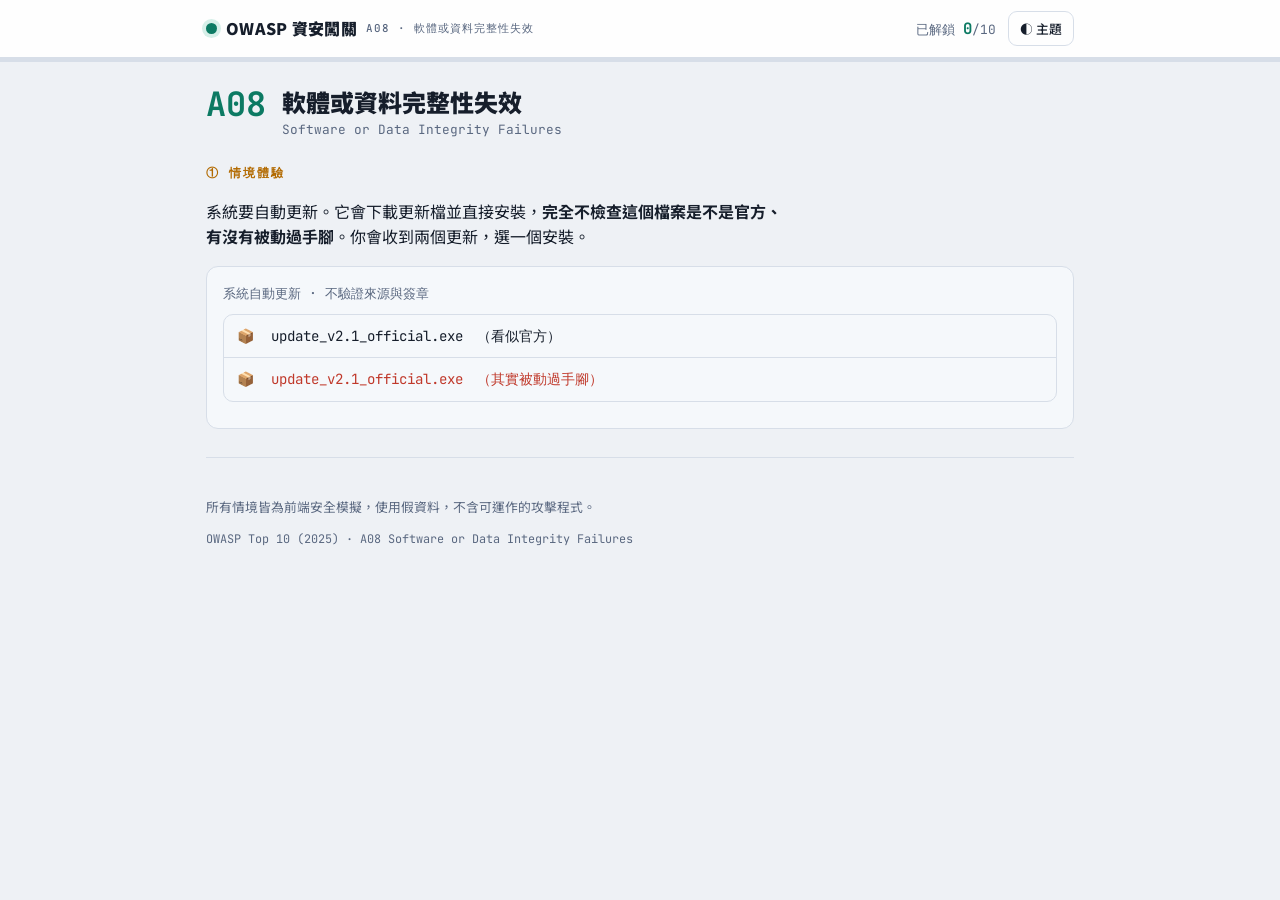
<file: a08.html>
<!doctype html>
<html lang="zh-Hant">
<head>
<meta charset="utf-8">
<meta name="viewport" content="width=device-width, initial-scale=1, viewport-fit=cover">
<title>A08 軟體或資料完整性失效 · 資安闖關</title>
<link rel="preconnect" href="https://fonts.gstatic.com" crossorigin>
<link rel="stylesheet" href="https://fonts.googleapis.com/css2?family=Noto+Sans+TC:wght@400;500;700;900&family=JetBrains+Mono:wght@400;500;700&display=swap">
<link rel="stylesheet" href="style.css">
</head>
<body>
<header><div class="wrap"><div class="hbar"><a class="brand" href="index.html"><span class="dot"></span>OWASP 資安闖關<small>A08 · 軟體或資料完整性失效</small></a><div class="hspace"></div><div class="pbadge">已解鎖 <b id="pnum">0</b>/10</div><button class="ghost" id="themeBtn" aria-label="切換深淺色">◐ 主題</button></div></div><div class="ptrack"><div class="pfill" id="pfill"></div></div></header>
<main class="wrap">
  <div class="levelhead">
    <div class="lc">A08</div>
    <div><div class="lt">軟體或資料完整性失效</div><div class="le">Software or Data Integrity Failures</div></div>
  </div>

  <div class="stepflag">① 情境體驗</div>
  <p class="lead">系統要自動更新。它會下載更新檔並直接安裝，<b>完全不檢查這個檔案是不是官方、有沒有被動過手腳</b>。你會收到兩個更新，選一個安裝。</p>
  <div class="card"><div id="sim"></div></div>

  <div class="found" id="found"><b>⚠ 找到問題了！</b> <span id="foundTxt"></span>
    <div class="unlocked-msg" id="umsg"></div></div>

  <section class="reveal" id="reveal" hidden>
    <div class="stepflag" style="color:var(--danger)">② 揭曉：原因與解法</div>
    <h3 class="sec-why"><span class="ic">!</span>為什麼會發生？</h3>
    <ul class="clean why"><li><span>更新檔、程式或資料在使用前沒有驗證來源與完整性，被動手腳也照吃。</span></li><li><span>信任了不該信任的來源 (如不明的自動更新、第三方腳本)。</span></li></ul>
    <h3 class="sec-fix"><span class="ic">✓</span>正確做法</h3>
    <ul class="clean"><li><span>更新與重要資料要有數位簽章，安裝前先驗證。</span></li><li><span>只從可信來源取得，並用雜湊／簽章確認沒被竄改。</span></li><li><span>CI/CD 流程本身也要防止被植入惡意程式。</span></li></ul>
    <div class="teach"><h4>🎓 帶回教室</h4><p style="margin:0">比喻成收到一份『署名校長』的公文：你得先確認真的是校長發的、中途沒被改過，才能照做。軟體更新也是一樣。</p></div>
    <div class="pagenav">
      <a class="btn sec" href="index.html">← 回闖關地圖</a>
      <span class="sp"></span>
      <a class="btn" href="a09.html">前往下一關 A09 →</a>
    </div>
  </section>

  <footer>
    <p>所有情境皆為前端安全模擬，使用假資料，不含可運作的攻擊程式。</p>
    <p class="mono" style="margin-top:6px">OWASP Top 10 (2025) · A08 Software or Data Integrity Failures</p>
  </footer>
</main>
<script src="common.js"></script>
<script>
renderProgress(); initTheme();
(function(){ var el=document.getElementById('sim');
el.innerHTML='<div class="note">系統自動更新 · 不驗證來源與簽章</div><div class="filelist">'+
 '<li><span class="fi">📦</span><button id="a8a">update_v2.1_official.exe　（看似官方）</button></li>'+
 '<li class="danger-row"><span class="fi">📦</span><button id="a8b">update_v2.1_official.exe　（其實被動過手腳）</button></li></div>'+
 '<div class="screen" id="a8o" style="display:none"></div>';
var o=document.getElementById('a8o');
function install(t){o.style.display='block';
 o.innerHTML='下載更新檔...\n安裝中...（系統沒有檢查數位簽章）\n'+(t?'<span class="leak">⚠ 這個檔案被植入惡意程式，但系統照樣安裝了——因為它根本不驗證。</span>':'安裝完成。但危險的是：就算換成被竄改的檔案，系統也會照裝。');
 markFound(7,'系統<b>完全不驗證更新檔的來源與完整性</b>，被動過手腳的版本也照樣安裝。重要更新一定要先驗簽章。');}
document.getElementById('a8a').onclick=function(){install(false);};
document.getElementById('a8b').onclick=function(){install(true);}; })();
</script>
</body>
</html>
</file>
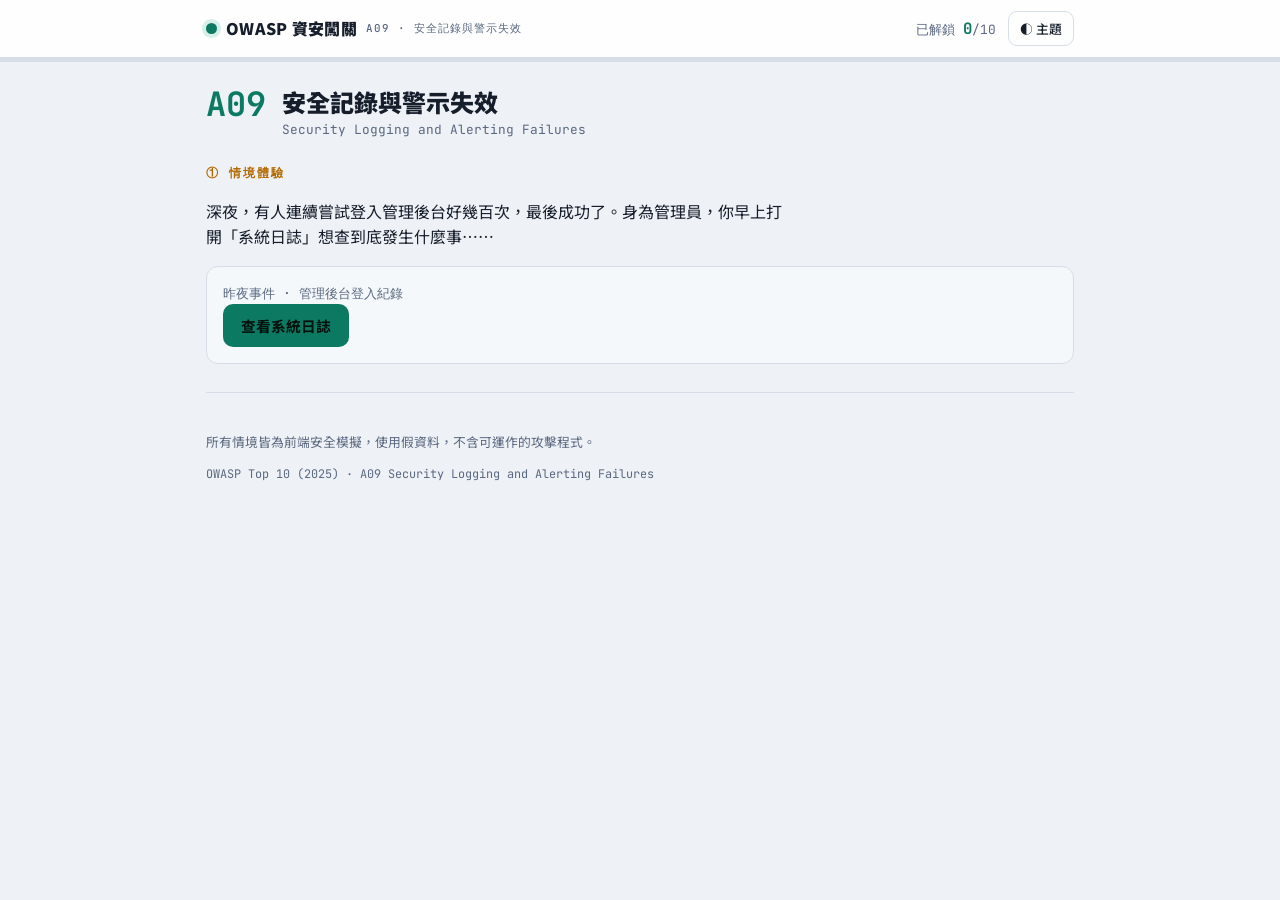
<file: a09.html>
<!doctype html>
<html lang="zh-Hant">
<head>
<meta charset="utf-8">
<meta name="viewport" content="width=device-width, initial-scale=1, viewport-fit=cover">
<title>A09 安全記錄與警示失效 · 資安闖關</title>
<link rel="preconnect" href="https://fonts.gstatic.com" crossorigin>
<link rel="stylesheet" href="https://fonts.googleapis.com/css2?family=Noto+Sans+TC:wght@400;500;700;900&family=JetBrains+Mono:wght@400;500;700&display=swap">
<link rel="stylesheet" href="style.css">
</head>
<body>
<header><div class="wrap"><div class="hbar"><a class="brand" href="index.html"><span class="dot"></span>OWASP 資安闖關<small>A09 · 安全記錄與警示失效</small></a><div class="hspace"></div><div class="pbadge">已解鎖 <b id="pnum">0</b>/10</div><button class="ghost" id="themeBtn" aria-label="切換深淺色">◐ 主題</button></div></div><div class="ptrack"><div class="pfill" id="pfill"></div></div></header>
<main class="wrap">
  <div class="levelhead">
    <div class="lc">A09</div>
    <div><div class="lt">安全記錄與警示失效</div><div class="le">Security Logging and Alerting Failures</div></div>
  </div>

  <div class="stepflag">① 情境體驗</div>
  <p class="lead">深夜，有人連續嘗試登入管理後台好幾百次，最後成功了。身為管理員，你早上打開「系統日誌」想查到底發生什麼事⋯⋯</p>
  <div class="card"><div id="sim"></div></div>

  <div class="found" id="found"><b>⚠ 找到問題了！</b> <span id="foundTxt"></span>
    <div class="unlocked-msg" id="umsg"></div></div>

  <section class="reveal" id="reveal" hidden>
    <div class="stepflag" style="color:var(--danger)">② 揭曉：原因與解法</div>
    <h3 class="sec-why"><span class="ic">!</span>為什麼會發生？</h3>
    <ul class="clean why"><li><span>沒有記錄關鍵事件 (登入失敗、權限變更)，出事後無跡可循。</span></li><li><span>就算有記錄也沒人看、沒有即時警示，攻擊持續很久才被發現。</span></li></ul>
    <h3 class="sec-fix"><span class="ic">✓</span>正確做法</h3>
    <ul class="clean"><li><span>記錄關鍵安全事件，並妥善保存、避免被竄改。</span></li><li><span>設定異常偵測與即時告警 (如短時間大量失敗登入)。</span></li><li><span>定期演練：發生事故時能多快發現與回應。</span></li></ul>
    <div class="teach"><h4>🎓 帶回教室</h4><p style="margin:0">問學生：監視器如果沒開、或錄了沒人看，裝了等於沒裝。資安不只要防，還要『看得見、叫得出來』。</p></div>
    <div class="pagenav">
      <a class="btn sec" href="index.html">← 回闖關地圖</a>
      <span class="sp"></span>
      <a class="btn" href="a10.html">前往下一關 A10 →</a>
    </div>
  </section>

  <footer>
    <p>所有情境皆為前端安全模擬，使用假資料，不含可運作的攻擊程式。</p>
    <p class="mono" style="margin-top:6px">OWASP Top 10 (2025) · A09 Security Logging and Alerting Failures</p>
  </footer>
</main>
<script src="common.js"></script>
<script>
renderProgress(); initTheme();
(function(){ var el=document.getElementById('sim');
el.innerHTML='<div class="note">昨夜事件 · 管理後台登入紀錄</div><button class="btn" id="a9go">查看系統日誌</button><div class="screen" id="a9o" style="display:none"></div>';
document.getElementById('a9go').onclick=function(){var o=document.getElementById('a9o');o.style.display='block';
 o.innerHTML='開啟 /var/log/auth.log ...\n<span class="leak">（空白）</span>\n系統沒有記錄任何登入嘗試，也沒有任何告警。\n昨晚數百次嘗試與一次成功入侵——完全沒有留下痕跡，也沒人收到通知。';
 markFound(8,'日誌<b>一片空白、沒有任何告警</b>。攻擊發生了卻沒被記錄、沒人發現——這就是記錄與警示失效。');}; })();
</script>
</body>
</html>
</file>
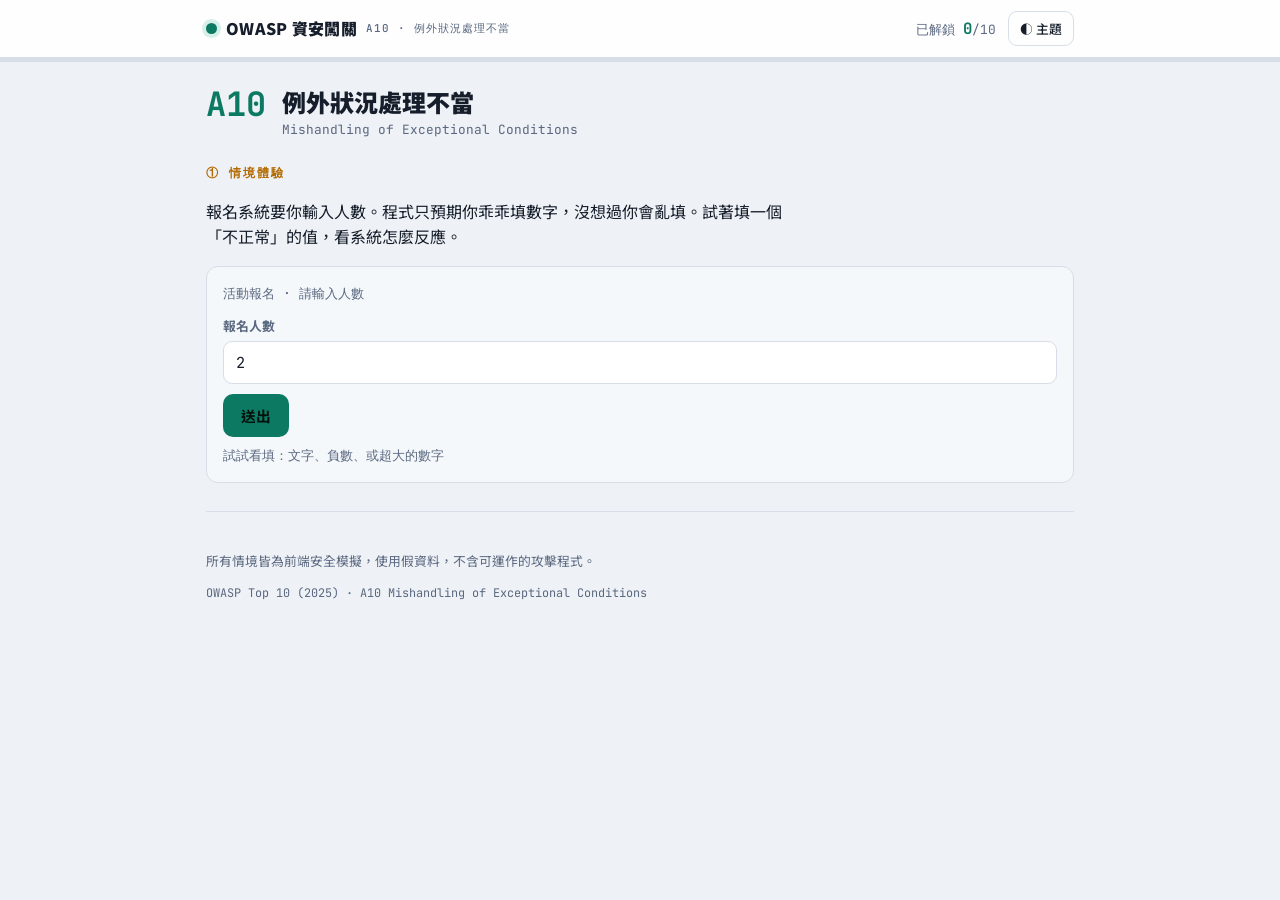
<file: a10.html>
<!doctype html>
<html lang="zh-Hant">
<head>
<meta charset="utf-8">
<meta name="viewport" content="width=device-width, initial-scale=1, viewport-fit=cover">
<title>A10 例外狀況處理不當 · 資安闖關</title>
<link rel="preconnect" href="https://fonts.gstatic.com" crossorigin>
<link rel="stylesheet" href="https://fonts.googleapis.com/css2?family=Noto+Sans+TC:wght@400;500;700;900&family=JetBrains+Mono:wght@400;500;700&display=swap">
<link rel="stylesheet" href="style.css">
</head>
<body>
<header><div class="wrap"><div class="hbar"><a class="brand" href="index.html"><span class="dot"></span>OWASP 資安闖關<small>A10 · 例外狀況處理不當</small></a><div class="hspace"></div><div class="pbadge">已解鎖 <b id="pnum">0</b>/10</div><button class="ghost" id="themeBtn" aria-label="切換深淺色">◐ 主題</button></div></div><div class="ptrack"><div class="pfill" id="pfill"></div></div></header>
<main class="wrap">
  <div class="levelhead">
    <div class="lc">A10</div>
    <div><div class="lt">例外狀況處理不當</div><div class="le">Mishandling of Exceptional Conditions</div></div>
  </div>

  <div class="stepflag">① 情境體驗</div>
  <p class="lead">報名系統要你輸入人數。程式只預期你乖乖填數字，沒想過你會亂填。試著填一個「不正常」的值，看系統怎麼反應。</p>
  <div class="card"><div id="sim"></div></div>

  <div class="found" id="found"><b>⚠ 找到問題了！</b> <span id="foundTxt"></span>
    <div class="unlocked-msg" id="umsg"></div></div>

  <section class="reveal" id="reveal" hidden>
    <div class="stepflag" style="color:var(--danger)">② 揭曉：原因與解法</div>
    <h3 class="sec-why"><span class="ic">!</span>為什麼會發生？</h3>
    <ul class="clean why"><li><span>程式只處理『正常情況』，遇到沒預期的輸入就當掉或亂了套。</span></li><li><span>錯誤訊息把內部細節 (路徑、資料庫、程式碼) 全吐出來給攻擊者看。</span></li></ul>
    <h3 class="sec-fix"><span class="ic">✓</span>正確做法</h3>
    <ul class="clean"><li><span>對所有輸入做嚴謹驗證，預期『使用者會亂填』。</span></li><li><span>妥善處理例外：對外只給友善訊息，細節寫進內部日誌。</span></li><li><span>失敗時要安全地收尾 (fail securely)，不洩漏內部資訊。</span></li></ul>
    <div class="teach"><h4>🎓 帶回教室</h4><p style="margin:0">讓學生故意亂填表單，看會不會跳出奇怪的錯誤畫面。好的系統會優雅地說『輸入有誤』，而不是把家底掀給你看。</p></div>
    <div class="pagenav">
      <a class="btn sec" href="index.html">← 回闖關地圖</a>
      <span class="sp"></span>
      <a class="btn" href="index.html">完成，回地圖 ★</a>
    </div>
  </section>

  <footer>
    <p>所有情境皆為前端安全模擬，使用假資料，不含可運作的攻擊程式。</p>
    <p class="mono" style="margin-top:6px">OWASP Top 10 (2025) · A10 Mishandling of Exceptional Conditions</p>
  </footer>
</main>
<script src="common.js"></script>
<script>
renderProgress(); initTheme();
(function(){ var el=document.getElementById('sim');
el.innerHTML='<div class="note">活動報名 · 請輸入人數</div><label class="fld">報名人數</label><input id="a10i" value="2">'+
 '<button class="btn" id="a10go" style="margin-top:10px">送出</button>'+
 '<div class="note" style="margin-top:8px">試試看填：文字、負數、或超大的數字</div><div class="screen" id="a10o" style="display:none"></div>';
document.getElementById('a10go').onclick=function(){var v=document.getElementById('a10i').value.trim(),o=document.getElementById('a10o');o.style.display='block';
 var num=Number(v);
 if(v===''||isNaN(num)||num<0||num>9000||!Number.isInteger(num)){
  o.innerHTML='<span class="leak">500 Internal Server Error</span>\n  at RegistrationController.save (/app/src/controllers/reg.js:42)\n  at Database.query (/app/node_modules/db/index.js:88)\n  DB: postgres://app:S3cr3t@10.0.0.5:5432/school\n<span class="leak">↑ 程式沒處理這種輸入就當掉了，還把內部路徑、資料庫位置和帳密全吐出來。</span>';
  markFound(9,'你輸入了程式沒預期的值，它<b>直接當掉並噴出內部細節</b>——檔案路徑、資料庫位址甚至帳密全洩漏。例外沒有被妥善處理。');}
 else{o.textContent='報名成功：'+num+' 人。\n（但只要改填文字或負數，系統就會出事——試試看！）';}}; })();
</script>
</body>
</html>
</file>
<file: style.css>
/* 資安闖關 — 共用樣式 (index 與 a01~a10 共用) */
:root{
  --bg:#eef1f5; --surface:#ffffff; --surface-2:#f5f8fb; --fg:#161e2b; --muted:#5a6880;
  --line:#d7dee8; --accent:#0c7a63; --accent-soft:#d6efe8; --danger:#c0392b; --danger-soft:#fbe4e1;
  --warn:#b26a00; --warn-soft:#fbeed6; --locked:#aab4c2; --code-bg:#f1f4f8;
  --shadow:0 1px 3px rgba(20,30,48,.08),0 8px 24px rgba(20,30,48,.06);
  --font-body:"Noto Sans TC",system-ui,sans-serif; --font-mono:"JetBrains Mono",ui-monospace,monospace;
}
@media (prefers-color-scheme:dark){:root:not([data-theme="light"]){
  --bg:#0b111b; --surface:#131c29; --surface-2:#0f1824; --fg:#e7eef7; --muted:#8c9cb2;
  --line:#243244; --accent:#2ad3a6; --accent-soft:#113028; --danger:#ff7066; --danger-soft:#331a1a;
  --warn:#f0a23a; --warn-soft:#2e2411; --locked:#44536a; --code-bg:#0c141f;
  --shadow:0 1px 2px rgba(0,0,0,.4),0 10px 30px rgba(0,0,0,.35); color-scheme:dark;
}}
:root[data-theme="dark"]{
  --bg:#0b111b; --surface:#131c29; --surface-2:#0f1824; --fg:#e7eef7; --muted:#8c9cb2;
  --line:#243244; --accent:#2ad3a6; --accent-soft:#113028; --danger:#ff7066; --danger-soft:#331a1a;
  --warn:#f0a23a; --warn-soft:#2e2411; --locked:#44536a; --code-bg:#0c141f;
  --shadow:0 1px 2px rgba(0,0,0,.4),0 10px 30px rgba(0,0,0,.35); color-scheme:dark;
}
*{box-sizing:border-box}
html,body{margin:0}
body{background:var(--bg);color:var(--fg);font-family:var(--font-body);line-height:1.6;-webkit-font-smoothing:antialiased}
.wrap{max-width:900px;margin:0 auto;padding-left:max(16px,env(safe-area-inset-left,0px));padding-right:max(16px,env(safe-area-inset-right,0px));padding-block:0}
h1,h2,h3{text-wrap:balance;margin:0}
code,.mono{font-family:var(--font-mono)}
button{font-family:inherit;cursor:pointer}
a{color:var(--accent)}

/* header + progress */
header{position:sticky;top:env(safe-area-inset-top,0px);z-index:40;background:color-mix(in srgb,var(--surface) 90%,transparent);backdrop-filter:blur(10px);border-bottom:1px solid var(--line)}
.hbar{display:flex;align-items:center;gap:12px;padding-block:11px;flex-wrap:wrap}
.brand{display:flex;align-items:center;gap:9px;font-weight:900;font-size:1rem;letter-spacing:.3px;color:var(--fg);text-decoration:none}
.brand .dot{width:11px;height:11px;border-radius:50%;background:var(--accent);box-shadow:0 0 0 4px var(--accent-soft)}
.brand small{font-family:var(--font-mono);font-weight:500;color:var(--muted);font-size:.68rem;letter-spacing:1px}
.hspace{flex:1}
.pbadge{font-family:var(--font-mono);font-size:.8rem;color:var(--muted);white-space:nowrap}
.pbadge b{color:var(--accent);font-size:.98rem}
.ghost{background:transparent;border:1px solid var(--line);color:var(--fg);border-radius:9px;padding:7px 11px;font-size:.8rem;font-weight:500;text-decoration:none;display:inline-block}
.ghost:hover{border-color:var(--accent);color:var(--accent)}
.ptrack{height:4px;background:var(--line);overflow:hidden}
.pfill{height:100%;width:0;background:linear-gradient(90deg,var(--accent),color-mix(in srgb,var(--accent) 55%,var(--warn)));transition:width .5s ease}

/* ---------- index (map) ---------- */
.hero{padding-block:34px 8px}
.eyebrow{font-family:var(--font-mono);font-size:.74rem;letter-spacing:3px;color:var(--accent);font-weight:700;text-transform:uppercase}
.hero h1{font-size:clamp(1.7rem,5vw,2.6rem);font-weight:900;line-height:1.18;margin-top:10px}
.hero p{color:var(--muted);max-width:60ch;margin-top:12px}
.flow{display:flex;gap:8px;flex-wrap:wrap;margin-top:18px}
.flow span{display:inline-flex;align-items:center;gap:7px;font-size:.82rem;font-weight:500;background:var(--surface);border:1px solid var(--line);border-radius:999px;padding:6px 13px}
.flow span i{font-style:normal;font-family:var(--font-mono);color:var(--accent);font-weight:700}
.arrow{color:var(--locked);align-self:center;font-weight:700}
.maphead{display:flex;align-items:baseline;justify-content:space-between;gap:12px;margin:30px 0 14px;flex-wrap:wrap}
.maphead h2{font-size:1.2rem;font-weight:900}
.maphead .hint{font-size:.82rem;color:var(--muted)}
.grid{display:grid;grid-template-columns:repeat(5,1fr);gap:12px}
@media(max-width:720px){.grid{grid-template-columns:repeat(2,1fr)}}
.cell{position:relative;text-align:left;background:var(--surface);border:1px solid var(--line);border-radius:14px;padding:15px 14px 14px;min-height:134px;display:flex;flex-direction:column;gap:7px;transition:transform .12s,border-color .12s,box-shadow .12s;color:inherit;text-decoration:none}
a.cell:hover{transform:translateY(-3px);border-color:var(--accent);box-shadow:var(--shadow)}
.cell.locked{opacity:.6;cursor:not-allowed;pointer-events:none}
.cell .code{font-family:var(--font-mono);font-weight:700;font-size:1.25rem;letter-spacing:1px}
.cell .nm{font-weight:700;font-size:.92rem;line-height:1.3}
.cell .en{font-size:.7rem;color:var(--muted);font-family:var(--font-mono);line-height:1.3}
.cell .stat{position:absolute;top:12px;right:12px;font-size:.95rem}
.cell.done{border-color:var(--accent)} .cell.done .code{color:var(--accent)}
.cell.open .code{color:var(--warn)} .cell.locked .code{color:var(--locked)}
.cell .pill{margin-top:auto;font-size:.68rem;font-weight:700;font-family:var(--font-mono);letter-spacing:.5px;padding:3px 8px;border-radius:6px;width:fit-content}
.cell.done .pill{background:var(--accent-soft);color:var(--accent)}
.cell.open .pill{background:var(--warn-soft);color:var(--warn)}
.cell.locked .pill{background:var(--code-bg);color:var(--locked)}
.final{background:linear-gradient(135deg,var(--surface),var(--surface-2));border:1px solid var(--accent);border-radius:18px;padding:28px 24px;margin:30px 0;text-align:center}
.final h2{font-size:1.4rem;color:var(--accent)}
.final p{color:var(--muted);max-width:52ch;margin:10px auto}

/* ---------- level page ---------- */
.levelhead{padding:26px 0 6px;display:flex;align-items:flex-start;gap:16px;flex-wrap:wrap}
.levelhead .lc{font-family:var(--font-mono);font-weight:700;font-size:2.1rem;color:var(--accent);line-height:1}
.levelhead .lt{font-size:1.5rem;font-weight:900;line-height:1.2}
.levelhead .le{font-size:.8rem;color:var(--muted);font-family:var(--font-mono);margin-top:3px}
.stepflag{font-family:var(--font-mono);font-size:.72rem;letter-spacing:2px;color:var(--warn);font-weight:700;text-transform:uppercase;margin:18px 0 4px}
.lead{color:var(--fg);max-width:64ch}
.lead.muted{color:var(--muted)}

.card{background:var(--surface-2);border:1px solid var(--line);border-radius:12px;padding:16px;margin:14px 0}
.note{font-size:.82rem;color:var(--muted);font-family:var(--font-mono)}
label.fld{display:block;font-size:.8rem;font-weight:700;margin:12px 0 5px;color:var(--muted)}
input,select{width:100%;font-family:var(--font-mono);font-size:.95rem;padding:10px 12px;border:1px solid var(--line);border-radius:9px;background:var(--surface);color:var(--fg)}
input:focus,select:focus,button:focus-visible,a:focus-visible{outline:2px solid var(--accent);outline-offset:1px}
.btn{background:var(--accent);color:#04120d;border:none;border-radius:10px;padding:11px 18px;font-weight:700;font-size:.92rem;text-decoration:none;display:inline-block}
.btn:hover{filter:brightness(1.07)}
.btn.sec{background:transparent;border:1px solid var(--line);color:var(--fg)}
.btn.sec:hover{border-color:var(--accent);color:var(--accent)}
.btnrow{display:flex;gap:10px;flex-wrap:wrap;margin-top:14px;align-items:center}
.urlbar{display:flex;align-items:stretch;margin:10px 0;border:1px solid var(--line);border-radius:9px;overflow:hidden;font-family:var(--font-mono)}
.urlbar .pre{background:var(--code-bg);color:var(--muted);padding:10px 4px 10px 12px;font-size:.9rem;white-space:nowrap}
.urlbar input{border:none;border-radius:0;padding-left:2px}
.screen{font-family:var(--font-mono);font-size:.86rem;background:var(--code-bg);border:1px solid var(--line);border-radius:10px;padding:14px;overflow-x:auto;white-space:pre;margin:12px 0}
.tbl{width:100%;border-collapse:collapse;font-size:.84rem;margin:10px 0;font-family:var(--font-mono)}
.tbl th,.tbl td{border:1px solid var(--line);padding:7px 10px;text-align:left}
.tbl th{background:var(--code-bg);color:var(--muted);font-weight:700}
.tbl .me{background:var(--accent-soft)}
.leak{color:var(--danger);font-weight:700}
.filelist{list-style:none;padding:0;margin:10px 0;font-family:var(--font-mono);font-size:.88rem;border:1px solid var(--line);border-radius:10px;overflow:hidden}
.filelist li{display:flex;align-items:center;gap:10px;padding:10px 13px;border-bottom:1px solid var(--line)}
.filelist li:last-child{border-bottom:none}
.filelist button{flex:1;text-align:left;background:transparent;border:none;color:var(--fg);font-family:inherit;font-size:inherit}
.filelist .fi{color:var(--muted);flex:none}
.filelist .danger-row button{color:var(--danger)}

.found{background:var(--danger-soft);border:1px solid var(--danger);border-radius:12px;padding:15px 16px;margin:16px 0;display:none}
.found.show{display:block;animation:pop .4s ease}
.found b{color:var(--danger)}
@keyframes pop{from{transform:scale(.97);opacity:0}to{transform:scale(1);opacity:1}}
.unlocked-msg{margin-top:12px;padding:12px;background:var(--accent-soft);border-radius:10px;font-weight:700;color:var(--accent);text-align:center}

.reveal{border-top:2px dashed var(--line);margin-top:26px;padding-top:8px}
.reveal h3{font-size:1.05rem;margin:18px 0 8px;display:flex;align-items:center;gap:8px}
.reveal h3 .ic{width:24px;height:24px;border-radius:7px;display:grid;place-items:center;font-size:.8rem;flex:none}
.sec-why .ic{background:var(--danger-soft);color:var(--danger)}
.sec-fix .ic{background:var(--accent-soft);color:var(--accent)}
ul.clean{margin:8px 0;padding-left:0;list-style:none;display:flex;flex-direction:column;gap:9px}
ul.clean li{display:flex;gap:10px;align-items:flex-start}
ul.clean li::before{content:"";flex:none;width:7px;height:7px;border-radius:2px;background:var(--accent);margin-top:9px}
ul.why li::before{background:var(--danger)}
.teach{background:var(--accent-soft);border:1px solid color-mix(in srgb,var(--accent) 35%,transparent);border-radius:12px;padding:15px;margin-top:16px}
.teach h4{margin:0 0 6px;font-size:.92rem;color:var(--accent);display:flex;gap:7px;align-items:center}

.pagenav{display:flex;gap:10px;flex-wrap:wrap;align-items:center;margin:26px 0 10px}
.pagenav .sp{flex:1}
footer{color:var(--muted);font-size:.8rem;padding:26px 0 40px;border-top:1px solid var(--line);margin-top:28px}
footer .mono{font-size:.74rem}
.reset{background:transparent;border:none;color:var(--muted);text-decoration:underline;cursor:pointer;font-size:.78rem;font-family:inherit}
@media (prefers-reduced-motion:reduce){*{animation:none!important;transition:none!important}}
</file>
